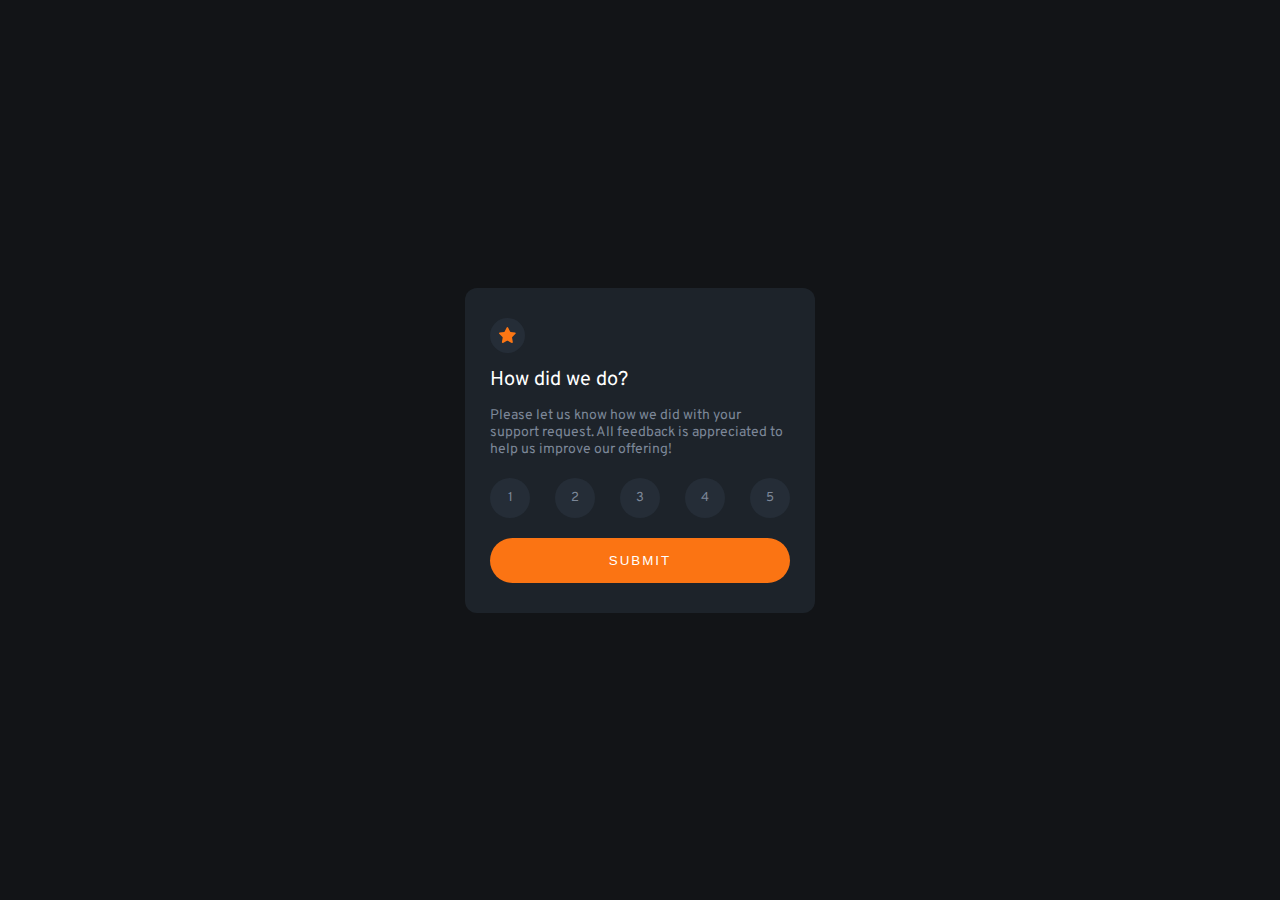
<file: interactive-rating-component/index.html>
<!DOCTYPE html>
<html lang="en">
	<head>
		<meta charset="UTF-8" />
		<meta name="viewport" content="width=device-width, initial-scale=1.0" />
		<!-- displays site properly based on user's device -->

		<link
			rel="icon"
			type="image/png"
			sizes="32x32"
			href="./images/favicon-32x32.png"
		/>

		<link rel="stylesheet" href="style.css" />
		<script src="./script.js" defer></script>

		<title>Frontend Mentor | Interactive rating component</title>
	</head>
	<body>
		<main>
			<form class="rating">
				<div class="rating__icon">
					<svg width="17" height="16" xmlns="http://www.w3.org/2000/svg">
						<path
							d="m9.067.43 1.99 4.031c.112.228.33.386.58.422l4.45.647a.772.772 0 0 1 .427 1.316l-3.22 3.138a.773.773 0 0 0-.222.683l.76 4.431a.772.772 0 0 1-1.12.813l-3.98-2.092a.773.773 0 0 0-.718 0l-3.98 2.092a.772.772 0 0 1-1.119-.813l.76-4.431a.77.77 0 0 0-.222-.683L.233 6.846A.772.772 0 0 1 .661 5.53l4.449-.647a.772.772 0 0 0 .58-.422L7.68.43a.774.774 0 0 1 1.387 0Z"
							fill="#FC7614"
						/>
					</svg>
				</div>
				<h2 class="rating__heading">How did we do?</h2>
				<p class="rating__text">
					Please let us know how we did with your support request. All feedback
					is appreciated to help us improve our offering!
				</p>
				<ul class="rating__list">
					<li class="rating__list--item">1</li>
					<li class="rating__list--item">2</li>
					<li class="rating__list--item">3</li>
					<li class="rating__list--item">4</li>
					<li class="rating__list--item">5</li>
				</ul>

				<button type="submit">Submit</button>
			</form>

			<section class="hide thank-you">
				<div class="thank-you__icon">
					<svg width="162" height="108" xmlns="http://www.w3.org/2000/svg">
						<g fill="none">
							<path
								d="M30 93.744h-.044a23.456 23.456 0 0 1-1.61-.189.543.543 0 0 1 .155-1.076c.52.076 1.04.135 1.563.178a.538.538 0 0 1-.043 1.076l-.022.01Zm5.37-.205a.538.538 0 0 1-.08-1.076 19.51 19.51 0 0 0 1.54-.306.536.536 0 0 1 .645.403.538.538 0 0 1-.397.646c-.537.129-1.074.236-1.611.323l-.097.01Zm-12.137-1.312a.536.536 0 0 1-.183-.033 24.346 24.346 0 0 1-1.525-.608.539.539 0 0 1 .424-.99c.483.21.983.404 1.472.587a.538.538 0 0 1-.188 1.044Zm18.759-.829a.538.538 0 0 1-.242-1.022c.467-.226.934-.479 1.39-.742a.536.536 0 1 1 .538.93c-.478.275-.967.538-1.45.78a.536.536 0 0 1-.258.054h.022Zm-24.994-2.292a.536.536 0 0 1-.29-.08c-.457-.29-.913-.597-1.36-.91a.536.536 0 1 1 .612-.882c.436.307.876.597 1.322.883a.538.538 0 0 1-.284.99Zm30.772-1.544a.537.537 0 0 1-.408-.193.539.539 0 0 1 .06-.759l.117-.124c.355-.306.715-.624 1.074-.957a.537.537 0 1 1 .73.79c-.375.345-.74.673-1.106.985l-.123.102a.537.537 0 0 1-.344.156Zm-36.326-2.69a.537.537 0 0 1-.36-.14c-.402-.37-.8-.747-1.18-1.124a.539.539 0 0 1 .751-.769c.376.371.763.737 1.155 1.076a.538.538 0 0 1 .032.764.537.537 0 0 1-.398.194Zm41.305-2.21a.537.537 0 0 1-.398-.899c.355-.393.715-.79 1.074-1.2a.537.537 0 1 1 .806.71c-.365.415-.725.818-1.074 1.21a.537.537 0 0 1-.408.152v.026ZM6.724 79.723a.537.537 0 0 1-.424-.204 41.79 41.79 0 0 1-.989-1.308.539.539 0 0 1 .124-.753.536.536 0 0 1 .746.124c.312.425.629.85.962 1.27a.539.539 0 0 1-.42.871Zm50.579-2.383a.539.539 0 0 1-.419-.877c.338-.414.677-.828 1.015-1.253a.537.537 0 1 1 .838.672l-1.02 1.259a.537.537 0 0 1-.414.199ZM2.9 73.887a.537.537 0 0 1-.473-.312c-.257-.5-.499-1-.714-1.485a.539.539 0 0 1 .685-.72c.133.052.24.154.298.285.21.462.44.946.687 1.425a.539.539 0 0 1-.483.786v.021Zm58.753-2.028a.537.537 0 0 1-.424-.866l.988-1.275a.537.537 0 1 1 .848.656l-.988 1.275a.537.537 0 0 1-.424.188v.022ZM.682 67.286a.537.537 0 0 1-.537-.462A17.06 17.06 0 0 1 0 65.16a.538.538 0 1 1 1.074 0c.018.519.063 1.036.134 1.55a.539.539 0 0 1-.462.607l-.064-.032Zm65.24-.973a.537.537 0 0 1-.43-.867l.984-1.28a.536.536 0 0 1 .853.65l-.993 1.265a.537.537 0 0 1-.414.21v.022Zm88.49-2.96a.724.724 0 0 1-.15 0 .537.537 0 0 1-.366-.666c.134-.474.28-.99.424-1.544a.538.538 0 0 1 .655-.388.537.537 0 0 1 .382.662c-.145.538-.29 1.076-.43 1.565a.537.537 0 0 1-.515.372Zm-84.247-2.592a.536.536 0 0 1-.424-.867l.983-1.28a.54.54 0 1 1 .854.662l-.989 1.275a.537.537 0 0 1-.413.183l-.01.027Zm-68.924-.382a.536.536 0 0 1-.156 0 .538.538 0 0 1-.355-.673 21.47 21.47 0 0 1 .537-1.565.537.537 0 1 1 .994.403c-.193.49-.37.985-.537 1.474a.537.537 0 0 1-.473.334l-.01.027Zm154.782-3.863a.311.311 0 0 1-.102 0 .538.538 0 0 1-.43-.624c.097-.538.188-1.044.28-1.582a.545.545 0 1 1 1.073.178c-.09.538-.182 1.076-.279 1.614a.537.537 0 0 1-.542.414ZM74.46 55.209a.537.537 0 0 1-.424-.872l1.004-1.27a.537.537 0 1 1 .838.673l-.999 1.264a.537.537 0 0 1-.408.205h-.01ZM4.436 54.165a.539.539 0 0 1-.43-.855c.323-.436.666-.872 1.02-1.297a.537.537 0 1 1 .822.694 22.92 22.92 0 0 0-.977 1.237.537.537 0 0 1-.435.221Zm74.408-4.417a.539.539 0 0 1-.414-.877l1.026-1.248a.537.537 0 1 1 .843.667l-1.02 1.243a.537.537 0 0 1-.435.215Zm78.124-.161h-.043a.538.538 0 0 1-.494-.576c.043-.538.075-1.076.107-1.614a.538.538 0 0 1 .564-.538c.295.018.52.27.505.565a54.253 54.253 0 0 1-.107 1.614.538.538 0 0 1-.532.549ZM9.28 49.13a.537.537 0 0 1-.338-.958c.8-.646 1.316-.99 1.337-1.006a.536.536 0 0 1 .59.898s-.499.334-1.25.942a.536.536 0 0 1-.35.124h.011Zm74.075-4.74a.537.537 0 0 1-.403-.888c.35-.408.704-.817 1.074-1.22a.537.537 0 1 1 .806.71c-.355.403-.71.806-1.074 1.215a.537.537 0 0 1-.414.183h.01Zm73.742-1.797a.537.537 0 0 1-.537-.505 54.325 54.325 0 0 0-.118-1.614.54.54 0 1 1 1.074-.097c.048.538.091 1.076.118 1.614 0 .285-.221.52-.505.538l-.032.064Zm-69.064-3.416a.537.537 0 0 1-.392-.904c.365-.398.735-.79 1.106-1.178a.536.536 0 0 1 .779.737l-1.074 1.173a.537.537 0 0 1-.44.172h.02Zm68.092-3.502a.537.537 0 0 1-.537-.409 22.668 22.668 0 0 0-.408-1.533.539.539 0 0 1 1.03-.307c.151.538.296 1.05.425 1.587a.539.539 0 0 1-.398.651l-.112.01Zm-63.221-1.512a.537.537 0 0 1-.376-.92l1.165-1.13a.537.537 0 1 1 .763.76c-.387.365-.768.741-1.155 1.118a.537.537 0 0 1-.419.172h.022Zm5.14-4.745a.537.537 0 0 1-.355-.941l1.235-1.076a.539.539 0 1 1 .693.828c-.408.34-.817.689-1.225 1.039a.537.537 0 0 1-.37.15h.021Zm55.197-.575c-.247-.468-.505-.931-.779-1.378a.537.537 0 1 1 .918-.554c.285.463.537.947.811 1.431a.539.539 0 0 1-.478.791.537.537 0 0 1-.472-.29ZM103.5 25.055a.539.539 0 0 1-.322-.974c.44-.322.88-.634 1.32-.946a.537.537 0 0 1 .845.394.54.54 0 0 1-.227.488l-1.3.93a.536.536 0 0 1-.338.108h.022Zm46.132-1.56a.537.537 0 0 1-.381-.161c-.359-.359-.74-.717-1.144-1.076a.536.536 0 1 1 .709-.807c.408.36.81.742 1.197 1.135a.539.539 0 0 1 0 .759.537.537 0 0 1-.403.15h.022Zm-40.279-2.28a.537.537 0 0 1-.274-1.001c.473-.275.946-.538 1.418-.797a.54.54 0 0 1 .81.474.542.542 0 0 1-.273.468c-.467.253-.929.538-1.39.785a.536.536 0 0 1-.344.07h.053Zm34.737-1.894a.504.504 0 0 1-.258-.07c-.451-.248-.924-.49-1.407-.716a.539.539 0 0 1 .462-.974c.499.237.988.49 1.46.748a.538.538 0 0 1-.257 1.012Zm-28.49-1.195a.537.537 0 0 1-.2-1.038c.505-.204 1.01-.398 1.52-.581a.537.537 0 0 1 .366 1.011c-.495.178-.989.366-1.483.57a.536.536 0 0 1-.247.038h.043Zm22.045-1.452a.777.777 0 0 1-.156 0c-.505-.15-1.02-.29-1.53-.41a.553.553 0 0 1 .252-1.075c.537.129 1.074.269 1.611.425a.542.542 0 0 1-.15 1.076l-.027-.016Zm-15.456-.597a.537.537 0 0 1-.118-1.066c.537-.107 1.074-.21 1.61-.29a.543.543 0 0 1 .59.735.544.544 0 0 1-.423.34c-.537.082-1.036.178-1.557.286a.365.365 0 0 1-.102-.005Zm8.555-.603h-.038a32.41 32.41 0 0 0-1.579-.06.538.538 0 0 1 0-1.075c.537 0 1.074.027 1.638.06a.538.538 0 0 1-.032 1.075h.01Z"
								fill="#E6E6E6"
							/>
							<path
								fill="#39475F"
								d="M119.847 100.221H58.146L70.332.793h55.025l5.747 7.601z"
							/>
							<path
								fill="#61728D"
								d="M113.172 100.221H51.465L63.651.793h61.706z"
							/>
							<path
								fill="#181F27"
								d="M110.132 81.354H58.576l8.791-71.695h51.557z"
							/>
							<path
								fill="#1E252E"
								d="m92.743 50.055 14.897.177-.29 2.308-14.607-.252z"
							/>
							<path
								fill="#39475F"
								d="m51.465 100.221 7.422 6.864 60.037.915.923-7.779z"
							/>
							<path
								d="M99.096 29.058s2.572.183 3.888 5.03c1.316 4.847.865 18.377.865 18.377l-11.096-.177s-5.537-20.137 6.343-23.23Z"
								fill="#2D394B"
							/>
							<path
								fill="#FC7614"
								d="M5.42 32.843 45.778 0l21.18 26.119L26.603 58.96z"
							/>
							<path
								fill="#FFF"
								d="M27.49 21.931 45.56 7.226l3.497 4.313-18.07 14.706z"
							/>
							<path
								d="m25.272 45.175 5.338-4.345a2.772 2.772 0 0 1 3.902.404 2.781 2.781 0 0 1-.404 3.91l-5.338 4.344a2.772 2.772 0 0 1-3.903-.404 2.781 2.781 0 0 1 .405-3.91ZM37.33 35.365l16.89-13.743a2.772 2.772 0 0 1 3.902.404 2.781 2.781 0 0 1-.405 3.909L40.83 39.679a2.772 2.772 0 0 1-3.903-.404 2.781 2.781 0 0 1 .405-3.91Z"
								fill="#FFF"
								opacity=".46"
							/>
							<ellipse
								fill="#FFF"
								opacity=".3"
								cx="17.937"
								cy="33.636"
								rx="3.673"
								ry="3.68"
							/>
							<ellipse
								fill="#FFF"
								opacity=".3"
								cx="21.664"
								cy="30.284"
								rx="3.673"
								ry="3.68"
							/>
							<path
								d="M99.096 29.058s-5.838 2.103-3.803 18.581c1.493 12.073-3.55 28.056-11.004 28.25-7.454.193-21.202-.463-21.202-.463s7.159-18.56 5.676-34.145a14.786 14.786 0 0 1 .763-6.456c.87-2.373 2.487-4.842 5.494-5.245 6.004-.818 24.076-.522 24.076-.522Z"
								fill="#BAD6FA"
							/>
							<path
								d="m58.957 76.63 26.342-.537s-4.017-3.992-4.27-14.154l-36.234.538a31.494 31.494 0 0 0 2.841 7.531 12.547 12.547 0 0 0 11.32 6.623Z"
								fill="#546F8D"
							/>
							<path
								fill="#2D394B"
								d="m78.21 14.834-.918 6.041h26.621l.806-6.041z"
							/>
							<path
								d="M85.54 86.19c-2.872-2.517-7.416-2.022-9.446 1.222a4.955 4.955 0 0 0-.8 2.647c0 3.98 2.744 6.59 8.227 5.492 4.184-.839 5.779-6.073 2.02-9.36Z"
								fill="#FFF"
								opacity=".48"
							/>
							<ellipse
								fill="#FC7614"
								cx="147.188"
								cy="81.542"
								rx="14.812"
								ry="14.837"
							/>
							<path
								d="M73.731 35.75a.537.537 0 0 1-.038-1.076c.113 0 11.343-.828 17.363-.29a.54.54 0 0 1-.096 1.076c-5.908-.538-17.079.274-17.186.285l-.043.005Zm-.891 7.279a.538.538 0 0 1-.038-1.076c.113 0 11.342-.828 17.363-.29a.54.54 0 0 1-.097 1.076c-5.907-.538-17.073.28-17.185.285l-.043.005Zm-.102 7.564a.538.538 0 0 1-.043-1.076c.112 0 11.347-.829 17.362-.29a.54.54 0 0 1-.096 1.075c-5.908-.538-17.073.28-17.186.286l-.037.005Zm-.715 7.564a.537.537 0 0 1-.037-1.076c.112 0 11.342-.829 17.362-.285a.54.54 0 0 1-.096 1.076c-5.908-.538-17.073.28-17.186.285h-.043Z"
								fill="#FFF"
							/>
						</g>
					</svg>
				</div>
				<div class="thank-you__confirm">
					<p>You selected <span></span> out of 5</p>
				</div>
				<h1 class="thank-you__heading">Thank you!</h1>
				<p class="thank-you__text">
					We appreciate you taking the time to give a rating. If you ever need
					more support, don’t hesitate to get in touch!
				</p>
			</section>
		</main>
	</body>
</html>
</file>
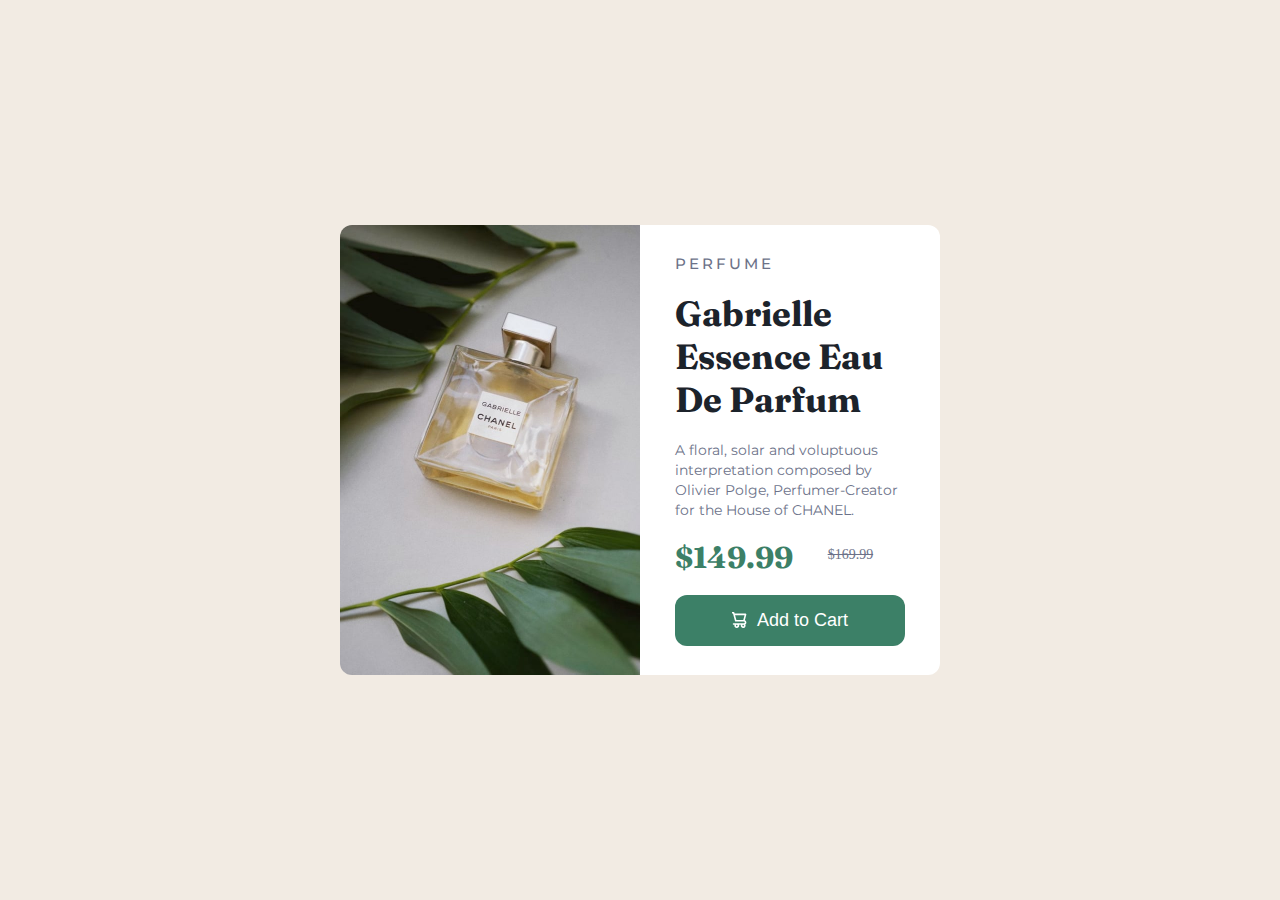
<file: product-preview-card-component/index.html>
<!DOCTYPE html>
<html lang="en">
	<head>
		<meta charset="UTF-8" />
		<meta name="viewport" content="width=device-width, initial-scale=1.0" />
		<!-- displays site properly based on user's device -->

		<link
			rel="icon"
			type="image/png"
			sizes="32x32"
			href="./images/favicon-32x32.png"
		/>
		<link rel="stylesheet" href="./style.css" />

		<title>ongThien | Product preview card component</title>

		<!-- Feel free to remove these styles or customise in your own stylesheet 👍 -->
	</head>
	<body>
		<main>
			<article class="product">
				<img
					src="./images/image-product-desktop.jpg"
					alt="Gabrielle Essence Eau De Parfum image"
					class="product__img"
				/>
				<div class="product__info">
					<h2 class="product__heading--secondary">Perfume</h2>
					<h1 class="product__heading--primary">
						Gabrielle Essence Eau De Parfum
					</h1>
					<p class="product__description">
						A floral, solar and voluptuous interpretation composed by Olivier
						Polge, Perfumer-Creator for the House of CHANEL.
					</p>

					<p class="product__price">$149.99</p>
					<button class="product__btn">
						<svg width="15" height="16" xmlns="http://www.w3.org/2000/svg">
							<path
								d="M14.383 10.388a2.397 2.397 0 0 0-1.518-2.222l1.494-5.593a.8.8 0 0 0-.144-.695.8.8 0 0 0-.631-.28H2.637L2.373.591A.8.8 0 0 0 1.598 0H0v1.598h.983l1.982 7.4a.8.8 0 0 0 .799.59h8.222a.8.8 0 0 1 0 1.599H1.598a.8.8 0 1 0 0 1.598h.943a2.397 2.397 0 1 0 4.507 0h1.885a2.397 2.397 0 1 0 4.331-.376 2.397 2.397 0 0 0 1.12-2.021ZM11.26 7.99H4.395L3.068 3.196h9.477L11.26 7.991Zm-6.465 6.392a.8.8 0 1 1 0-1.598.8.8 0 0 1 0 1.598Zm6.393 0a.8.8 0 1 1 0-1.598.8.8 0 0 1 0 1.598Z"
								fill="#FFF"
							/></svg
						>Add to Cart
					</button>
				</div>
			</article>
		</main>
	</body>
</html>
</file>
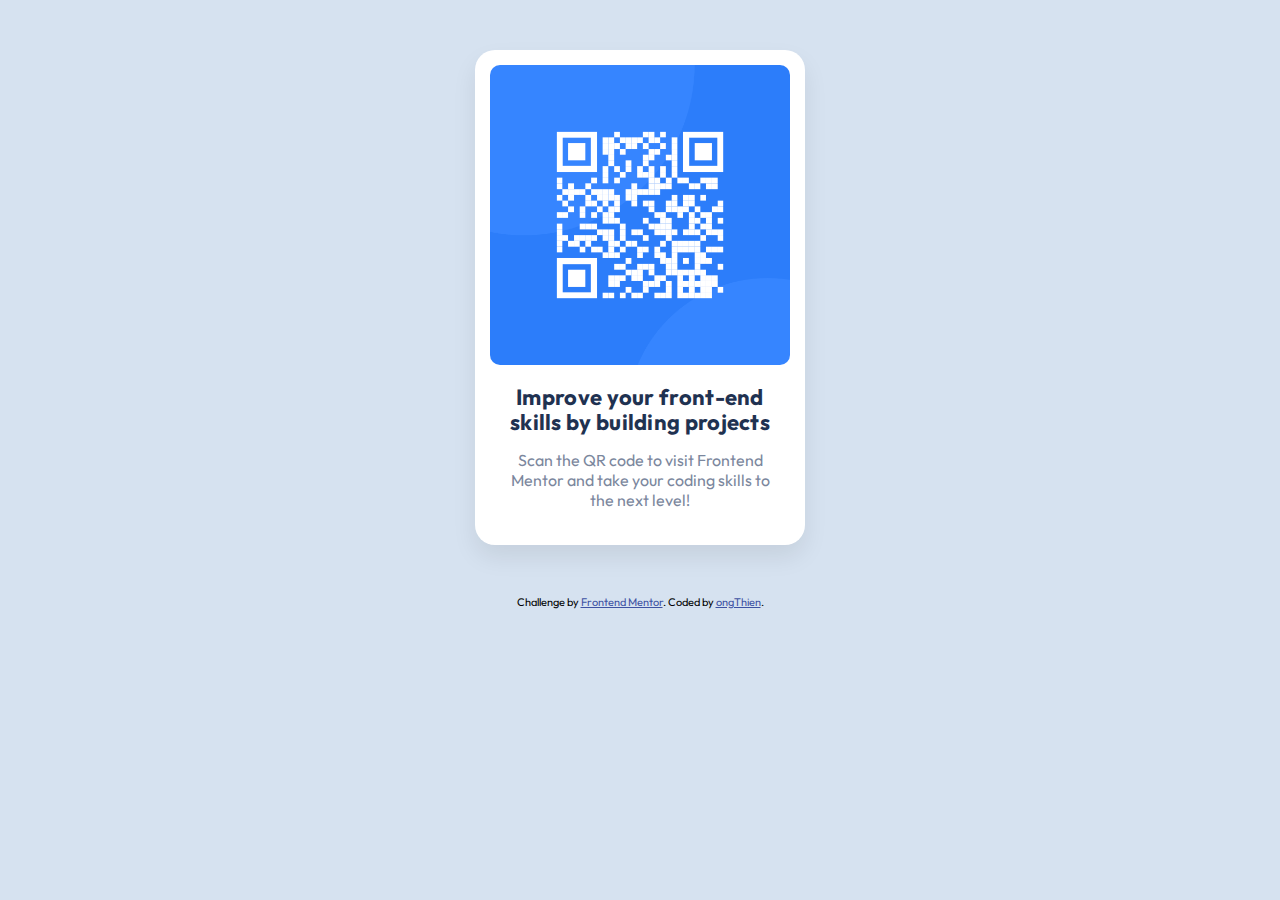
<file: qr-code-component/index.html>
<!DOCTYPE html>
<html lang="en">
	<head>
		<meta charset="UTF-8" />
		<meta name="viewport" content="width=device-width, initial-scale=1.0" />
		<!-- displays site properly based on user's device -->

		<link
			rel="icon"
			type="image/png"
			sizes="32x32"
			href="./images/favicon-32x32.png"
		/>
		<link rel="stylesheet" href="./styles.css" />

		<title>ongThien | QR code component</title>
		<style></style>
	</head>
	<body>
		<article class="card">
			<img src="./images/image-qr-code.png" alt="QR Code" class="card__img" />
			<div class="card__info">
				<h2 class="card__heading">
					Improve your front-end skills by building projects
				</h2>
				<p class="card__text">
					Scan the QR code to visit Frontend Mentor and take your coding skills
					to the next level!
				</p>
			</div>
		</article>

		<div class="attribution">
			Challenge by
			<a href="https://www.frontendmentor.io?ref=challenge" target="_blank"
				>Frontend Mentor</a
			>. Coded by <a href="#">ongThien</a>.
		</div>
	</body>
</html>
</file>
<file: interactive-rating-component/style.css>
@import url('https://fonts.googleapis.com/css2?family=Overpass:wght@400;700&display=swap');

:root {
	--color-primary: hsl(25, 97%, 53%);
	--color-white: hsl(0, 0%, 100%);
	--color-light-gray: hsl(217, 12%, 63%);
	--color-medium-gray: hsl(216, 12%, 54%);
	--color-light-dark-blue: hsl(213, 19%, 18%);
	--color-dark-blue: hsl(214, 19%, 14%);
	--color-very-dark-blue: hsl(216, 12%, 8%);
}

* {
	padding: 0;
	margin: 0;
	box-sizing: border-box;
}

html {
	font-size: 62.5%;
	font-family: 'Overpass';
}

body {
	min-height: 100vh;
	display: flex;
	align-items: center;
	justify-content: center;
	background-color: var(--color-very-dark-blue);
}

.rating,
.thank-you {
	margin: 2.4rem;
	padding: 3rem 2.5rem;
	background-color: var(--color-dark-blue);
	display: flex;
	flex-direction: column;
	border-radius: 12px;
}

.rating__icon {
	width: 3.5rem;
	height: 3.5rem;
	background-color: var(--color-light-dark-blue);
	border-radius: 50%;
	display: flex;
	justify-content: center;
	align-items: center;
}

.rating__icon > svg {
	width: 1.7rem;
	height: 1.6rem;
}

.rating__heading,
.rating__text {
	margin-top: 1.4rem;
}
.rating__list,
.rating > button {
	margin-top: 2rem;
}

.rating__list--item,
.rating > button {
	transition: all 0.3s;
}

.rating__heading {
	color: var(--color-white);
	font-size: 2rem;
	font-weight: 400;
}
.rating__text {
	color: var(--color-medium-gray);
	font-size: 1.4rem;
	font-weight: 400;
}
.rating__list {
	list-style: none;
	display: flex;
	justify-content: space-between;
}

.rating__list--item {
	width: 4rem;
	height: 4rem;
	background-color: var(--color-light-dark-blue);
	color: var(--color-medium-gray);
	font-size: 1.3rem;
	border-radius: 50%;
	display: flex;
	justify-content: center;
	align-items: center;
}

.rating__list--item:hover {
	background-color: var(--color-primary);
	color: var(--color-white);
	cursor: pointer;
}

.rating > button {
	padding: 1.5rem;
	margin-top: 2rem;
	border: none;
	border-radius: 100px;
	background-color: var(--color-primary);
	color: var(--color-white);
	text-transform: uppercase;
	letter-spacing: 0.2rem;
	font-weight: 500;
}

.rating > button:hover {
	background-color: var(--color-white);
	color: var(--color-primary);
	cursor: pointer;
}

.thank-you {
	padding: 3rem 2rem;
	align-items: center;
	justify-content: center;
}

.thank-you__icon {
}

.thank-you__confirm {
	margin-top: 2rem;
	padding: 1rem;
	height: 3.5rem;
	background-color: var(--color-light-dark-blue);
	display: flex;
	border-radius: 100px;
}

.thank-you__confirm > p {
	margin: auto 0;
	color: var(--color-primary);
	font-size: 1.4rem;
}

.thank-you__heading {
	margin-top: 2.2rem;
	color: var(--color-white);
	font-size: 2rem;
	/* font-weight: 500; */
}
.thank-you__text {
	margin-top: 1rem;
	color: var(--color-medium-gray);
	font-size: 1.4rem;
	text-align: center;
}

/* UTIL CLASSES */
.selected {
	background-color: var(--color-light-gray);
	color: var(--color-white);
}

.hide {
	display: none;
}

.faded {
	opacity: 0.6;
}

@media (min-width: 1024px) {
	.rating {
		max-width: 35rem;
	}
	.thank-you {
		max-width: 35rem;
	}
}
</file>
<file: product-preview-card-component/style.css>
@import url('https://fonts.googleapis.com/css2?family=Fraunces:opsz,wght@9..144,700&family=Montserrat:wght@500;700&display=swap');

:root {
	/******** COLORS ********/
	/* PRIMARY */
	--color-primary: hsl(158, 36%, 37%);
	--bg-primary: hsl(30, 38%, 92%);

	/* NEUTRALS */
	--color-dark-blue: hsl(212, 21%, 14%);
	--color-gray-blue: hsl(228, 12%, 48%);
	--color-white: hsl(0, 0%, 100%);
}

* {
	padding: 0;
	margin: 0;
	box-sizing: border-box;
}

html {
	font-size: 62.5%;
}

body {
	font-family: 'Montserrat';
	min-height: 100vh;
	display: flex;
	align-items: center;
	justify-content: center;
	background-color: var(--bg-primary);
}

.product {
	margin: 24px;
	max-width: 60rem;
	display: flex;
	overflow: hidden;
	border-radius: 12px;
}

.product__img {
	max-width: 50%;
	object-fit: cover;
}

.product__info {
	max-width: 50%;
	background-color: var(--color-white);
	padding: 2rem 3.5rem;
	display: flex;
	flex-direction: column;
	justify-content: space-around;
}

.product__heading--primary {
	color: var(--color-dark-blue);
	font-family: 'Fraunces';
	font-size: 3.5rem;
}

.product__heading--secondary {
	text-transform: uppercase;
	color: var(--color-gray-blue);
	font-weight: 500;
	letter-spacing: 0.3rem;
}

.product__description {
	color: var(--color-gray-blue);
	font-size: 1.4rem;
	line-height: 2rem;
}

.product__price {
	color: var(--color-primary);
	font-family: 'Fraunces';
	font-weight: 700;
	font-size: 3rem;
	position: relative;
}

.product__price::after {
	content: '$169.99';
	color: var(--color-gray-blue);
	text-decoration: line-through;
	font-size: 1.4rem;
	font-family: 'Monserrat';
	font-weight: 500;
	position: absolute;
	top: 0;
	right: 0;
	transform: translate(-70%, 50%);
}

.product__btn {
	display: flex;
	align-items: center;
	justify-content: center;
	color: var(--color-white);
	font-size: 1.8rem;
	background-color: var(--color-primary);
	border: none;
	padding: 1.5rem;
	border-radius: 12px;
	transition: all 0.3s;
}

.product__btn:hover,
.product__btn:active {
	cursor: pointer;
	background-color: hsl(158, 35%, 24%);
}

.product__btn:active {
	transform: scale(0.98);
}

.product__btn > svg {
	margin-right: 1rem;
}

@media (max-width: 375px) {
	.product {
		flex-direction: column;
	}
	.product__img {
		max-width: 100%;
		max-height: 25rem;
		background: url(./images/image-product-mobile.jpg) no-repeat;
	}

	.product__info {
		max-width: 100%;
		padding: 2.5rem;
	}

	.product__heading--primary {
		font-size: 2.6rem;
		margin-top: 0.8rem;
	}

	.product__description,
	.product__price,
	.product__btn {
		margin-top: 1.5rem;
	}
	.product__description {
		font-size: 1.32rem;
	}

	.product__price::after {
		transform: translate(-150%, 50%);
	}
}
</file>
<file: qr-code-component/styles.css>
@import url('https://fonts.googleapis.com/css2?family=Outfit:wght@400;700&display=swap');

* {
	padding: 0;
	margin: 0;
	box-sizing: border-box;
}

html {
	font-size: 62.5%;
	font-family: 'Outfit';
	background-color: hsl(212, 45%, 89%);
}

.card {
	max-width: 33rem;
	margin: 5rem auto;
	padding: 1.5rem;
	background-color: hsl(0, 0%, 100%);
	display: flex;
	flex-direction: column;
	justify-content: center;
	border-radius: 20px;
	box-shadow: 0 12px 24px rgba(0, 0, 0, 0.08);
}
.card__img {
	max-height: 60%;
	object-fit: cover;
	border-radius: 10px;
}
.card__info {
	max-height: 40%;
	margin: 2rem 1rem 2rem 1rem;
	/* padding: 1.5rem; */
	text-align: center;
}
.card__heading {
	font-size: 2.2rem;
	font-weight: 700;
	color: hsl(218, 44%, 22%);
	line-height: 2.5rem;
	letter-spacing: 0.03rem;
}
.card__text {
	margin-top: 1.5rem;
	font-size: 1.6rem;
	font-weight: 400;
	color: hsl(220, 15%, 55%);
}

.attribution {
	font-size: 1.1rem;
	text-align: center;
}
.attribution a {
	color: hsl(228, 45%, 44%);
}
</file>
